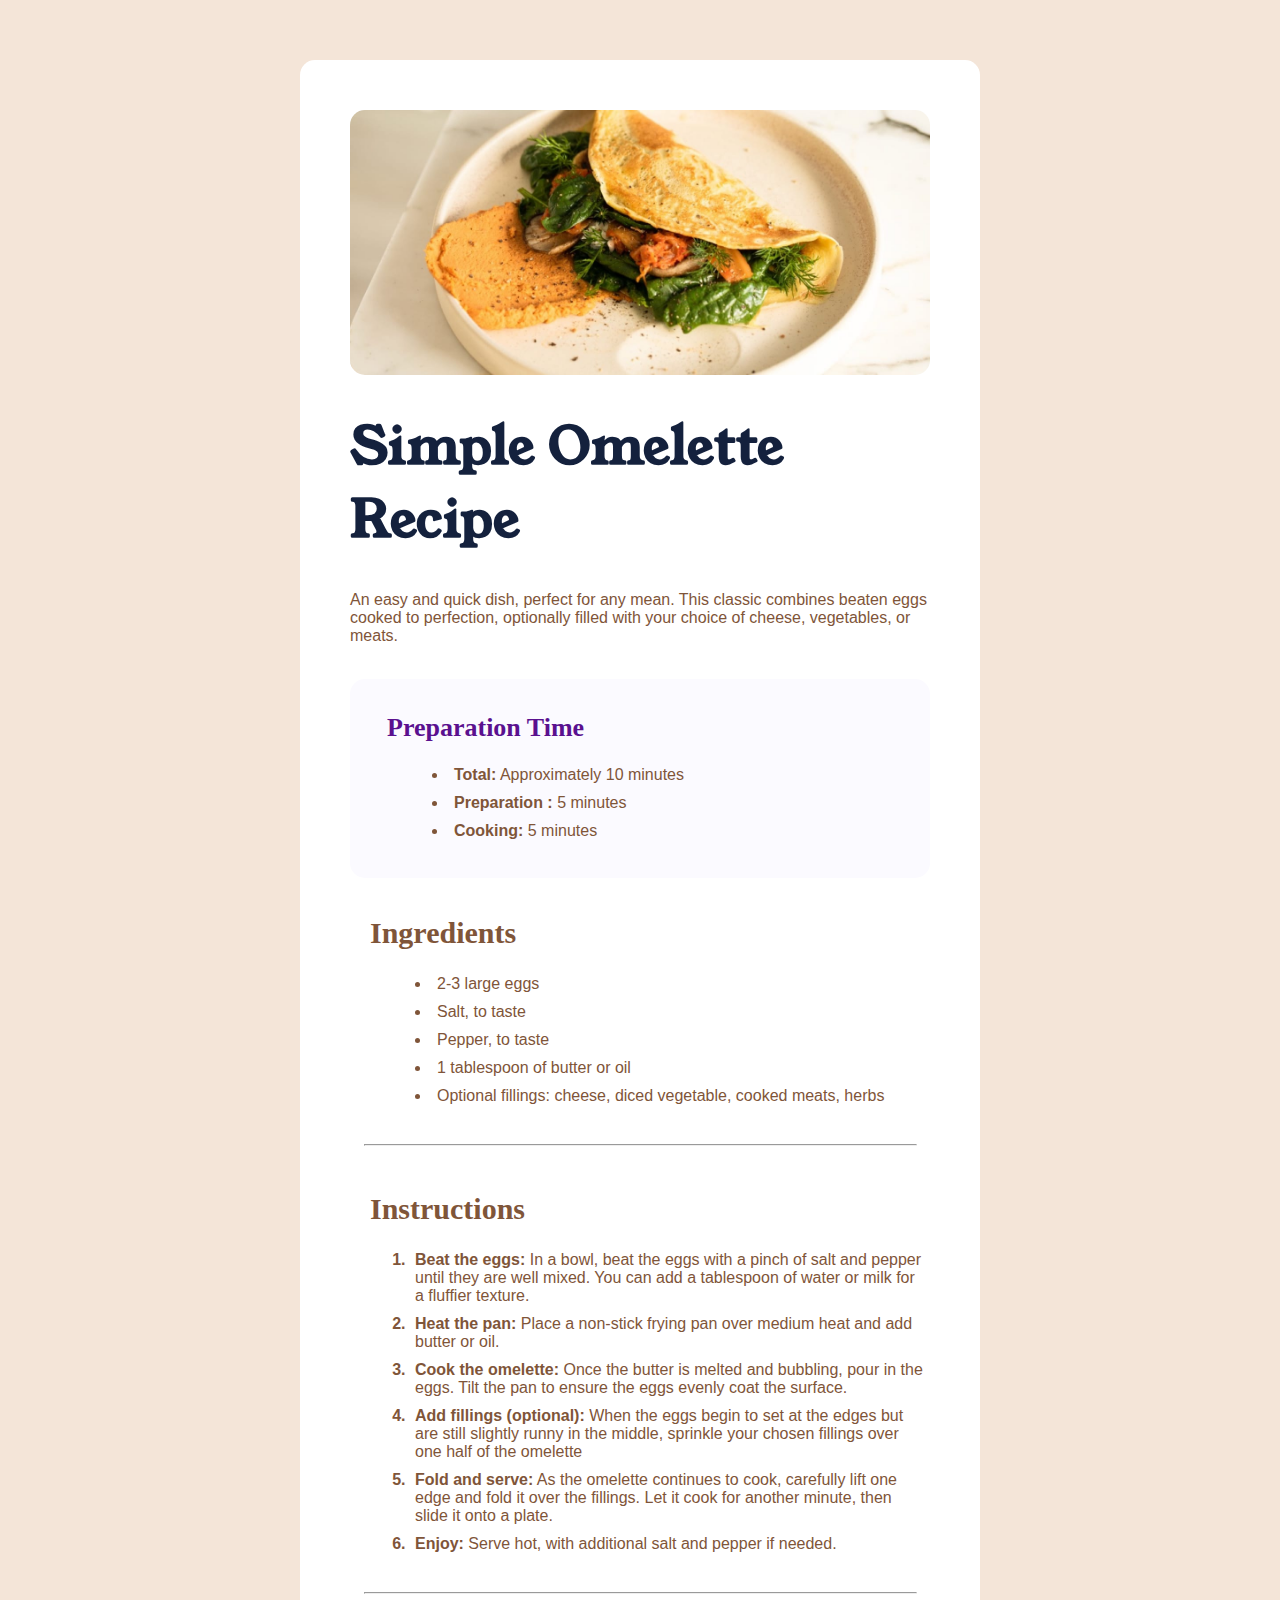
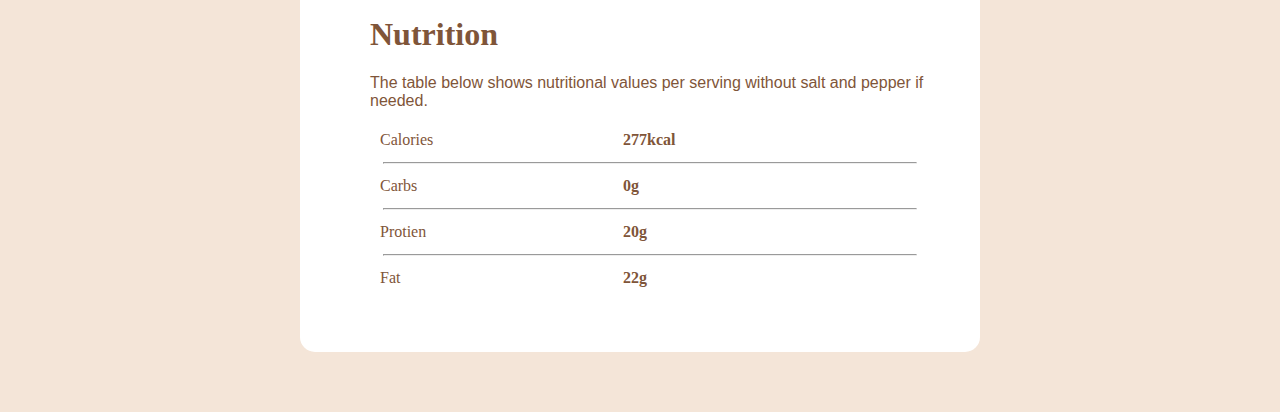
<file: Index.html>
<!DOCTYPE HTML>

<html>
<head>
	<title>Recipe</title>
	<link rel="stylesheet" href="CSS/Stylesheet.css">
	<meta name="viewport" content="width=device-width, initial-scale=1.0">

	
	<link rel="preconnect" href="https://fonts.googleapis.com">
<link rel="preconnect" href="https://fonts.gstatic.com" crossorigin>
<link href="https://fonts.googleapis.com/css2?family=Lexend+Peta:wght@100..900&family=Open+Sans:ital,wght@0,300..800;1,300..800&family=Roboto:ital,wght@0,100..900;1,100..900&family=Young+Serif&display=swap" rel="stylesheet">
	
	</head>
	
<body>
<div class="container">
	<div>
		<img class="Banner" src="Images/Banner.jpeg" alt="Banner of the site">
	</div>
	
	<div>
		<h1 class="Heading-1">Simple Omelette Recipe</h1>
		<p class="paragraph">An easy and quick dish, perfect for any mean. This classic combines beaten eggs cooked to perfection, optionally filled with your choice of cheese, vegetables, or meats.</p>
	</div>
<br>
	
	<div class="List">
		<div class="Sublist">
			<h1 class="Prep-heading">Preparation Time</h1>
			<ul>
				<li><strong>Total:</strong> Approximately 10 minutes</li>
				<li><strong>Preparation	:</strong> 5 minutes</li>
				<li><strong>Cooking:</strong> 5 minutes</li>
			</ul>
		</div>
	</div>
<br>
	
	<div class="Ingredients Padding-dwn">
		<h1 class="Heading-2">Ingredients</h1>
		<ul>
			<li>2-3 large eggs</li>
			<li>Salt, to taste</li>
			<li>Pepper, to taste</li>
			<li>1 tablespoon of butter or oil</li>
			<li>Optional fillings: cheese, diced vegetable, cooked meats, herbs</li>
		</ul>
	</div>
	
<hr>
<br>
	<div class="Padding-dwn">
		<h1 class="Heading-2">Instructions</h1>
		<ol class="bold-numbers">
		 <li><strong>Beat the eggs:</strong> In a bowl, beat the eggs with a pinch of salt and pepper until they are well mixed. You can add a tablespoon of water or milk for a fluffier texture.</li>
		 <li><strong>Heat the pan:</strong> Place a non-stick frying pan over medium heat and add butter or oil.</li>
		 <li><strong>Cook the omelette:</strong> Once the butter is melted and bubbling, pour in the eggs. Tilt the pan to ensure the eggs evenly coat the surface.</li>
		 <li><strong>Add fillings (optional):</strong> When the eggs begin to set at the edges but are still slightly runny in the middle, sprinkle your chosen fillings over one half of the omelette</li>
		 <li><strong>Fold and serve:</strong> As the omelette continues to cook, carefully lift one edge and fold it over the fillings. Let it cook for another minute, then slide it onto a plate.</li>
		 <li><strong>Enjoy:</strong> Serve hot, with additional salt and pepper if needed.</li>
		</ol>	
	</div>
<hr>
	<div class="Padding-dwn">
		<div>
			<h1>Nutrition</h1>
			<p>The table below shows nutritional values per serving without salt and pepper if needed.</p>
		</div>
		<span class="col">Calories</span>
		<span class="col"><b>277kcal</b></span>
	<hr>
		<span class="col">Carbs</span>
		<span class="col"><b>0g</b></span>
	<hr>
		<span class="col">Protien</span>
		<span class="col"><b>20g</b></span>
	<hr>
		<span class="col">Fat</span>
		<span class="col"><b>22g</b></span>
	
	</div>
</div>	
	
</body>

</html>
</file>
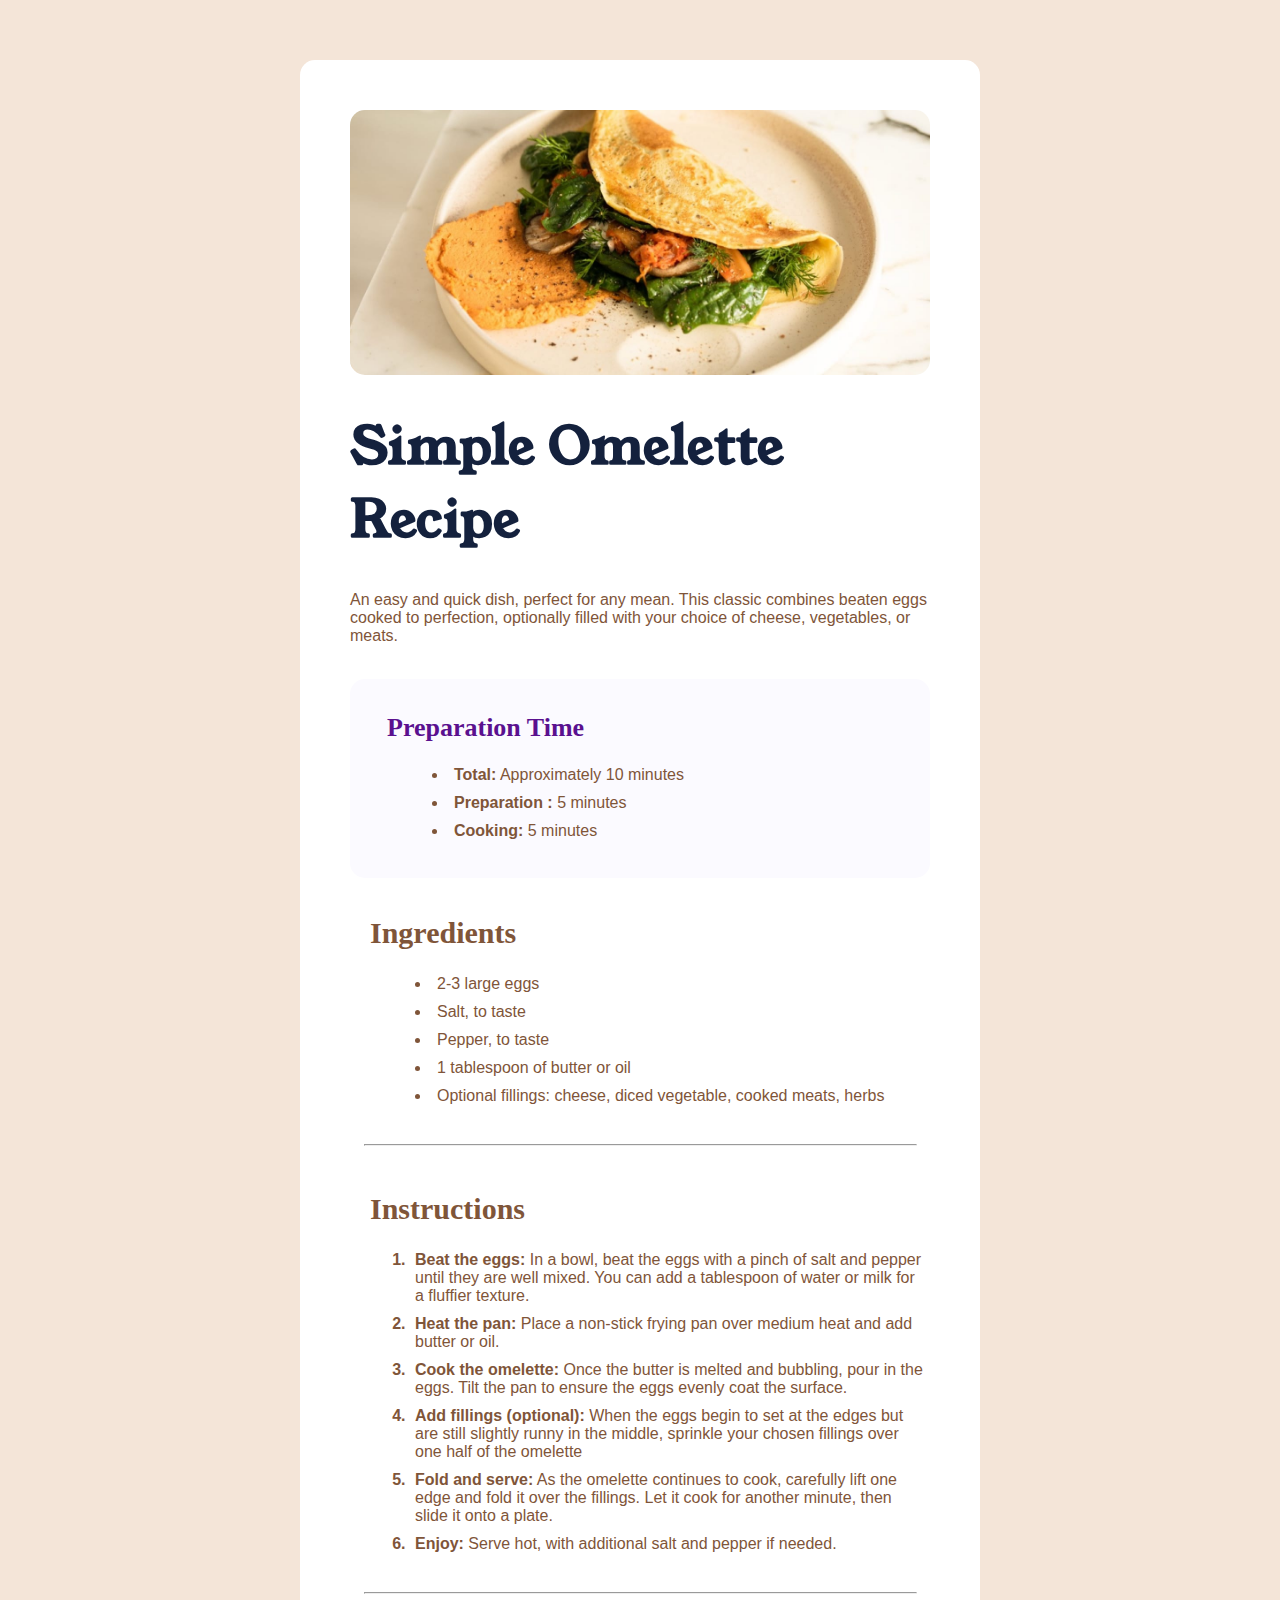
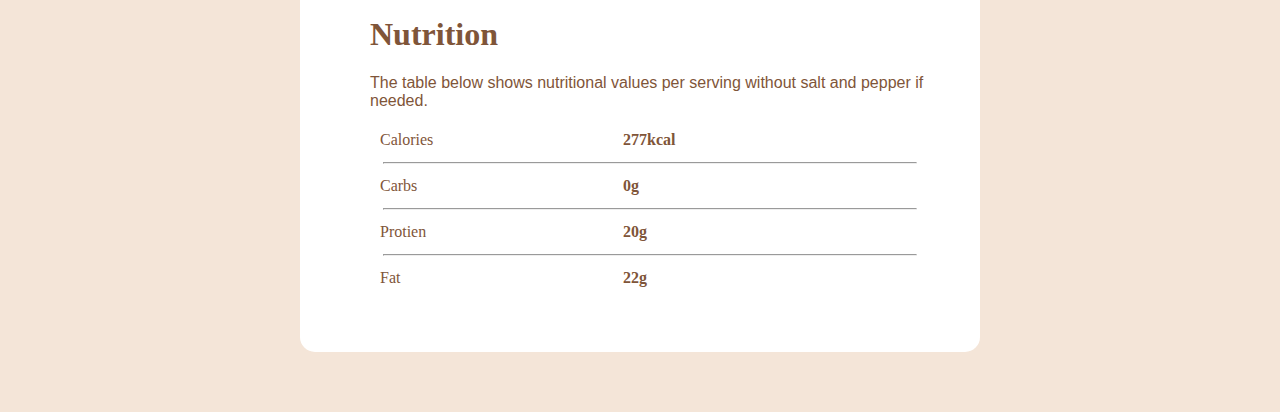
<file: index.html>
<!DOCTYPE HTML>

<html>
<head>
	<title>Recipe</title>
	<link rel="stylesheet" href="CSS/Stylesheet.css">
	<meta name="viewport" content="width=device-width, initial-scale=1.0">

	
	<link rel="preconnect" href="https://fonts.googleapis.com">
<link rel="preconnect" href="https://fonts.gstatic.com" crossorigin>
<link href="https://fonts.googleapis.com/css2?family=Lexend+Peta:wght@100..900&family=Open+Sans:ital,wght@0,300..800;1,300..800&family=Roboto:ital,wght@0,100..900;1,100..900&family=Young+Serif&display=swap" rel="stylesheet">
	
	</head>
	
<body>
<div class="container">
	<div>
		<img class="Banner" src="Images/Banner.jpeg" alt="Banner of the site">
	</div>
	
	<div>
		<h1 class="Heading-1">Simple Omelette Recipe</h1>
		<p class="paragraph">An easy and quick dish, perfect for any mean. This classic combines beaten eggs cooked to perfection, optionally filled with your choice of cheese, vegetables, or meats.</p>
	</div>
<br>
	
	<div class="List">
		<div class="Sublist">
			<h1 class="Prep-heading">Preparation Time</h1>
			<ul>
				<li><strong>Total:</strong> Approximately 10 minutes</li>
				<li><strong>Preparation	:</strong> 5 minutes</li>
				<li><strong>Cooking:</strong> 5 minutes</li>
			</ul>
		</div>
	</div>
<br>
	
	<div class="Ingredients Padding-dwn">
		<h1 class="Heading-2">Ingredients</h1>
		<ul>
			<li>2-3 large eggs</li>
			<li>Salt, to taste</li>
			<li>Pepper, to taste</li>
			<li>1 tablespoon of butter or oil</li>
			<li>Optional fillings: cheese, diced vegetable, cooked meats, herbs</li>
		</ul>
	</div>
	
<hr>
<br>
	<div class="Padding-dwn">
		<h1 class="Heading-2">Instructions</h1>
		<ol class="bold-numbers">
		 <li><strong>Beat the eggs:</strong> In a bowl, beat the eggs with a pinch of salt and pepper until they are well mixed. You can add a tablespoon of water or milk for a fluffier texture.</li>
		 <li><strong>Heat the pan:</strong> Place a non-stick frying pan over medium heat and add butter or oil.</li>
		 <li><strong>Cook the omelette:</strong> Once the butter is melted and bubbling, pour in the eggs. Tilt the pan to ensure the eggs evenly coat the surface.</li>
		 <li><strong>Add fillings (optional):</strong> When the eggs begin to set at the edges but are still slightly runny in the middle, sprinkle your chosen fillings over one half of the omelette</li>
		 <li><strong>Fold and serve:</strong> As the omelette continues to cook, carefully lift one edge and fold it over the fillings. Let it cook for another minute, then slide it onto a plate.</li>
		 <li><strong>Enjoy:</strong> Serve hot, with additional salt and pepper if needed.</li>
		</ol>	
	</div>
<hr>
	<div class="Padding-dwn">
		<div>
			<h1>Nutrition</h1>
			<p>The table below shows nutritional values per serving without salt and pepper if needed.</p>
		</div>
		<span class="col">Calories</span>
		<span class="col"><b>277kcal</b></span>
	<hr>
		<span class="col">Carbs</span>
		<span class="col"><b>0g</b></span>
	<hr>
		<span class="col">Protien</span>
		<span class="col"><b>20g</b></span>
	<hr>
		<span class="col">Fat</span>
		<span class="col"><b>22g</b></span>
	
	</div>
</div>	
	
</body>

</html>
</file>
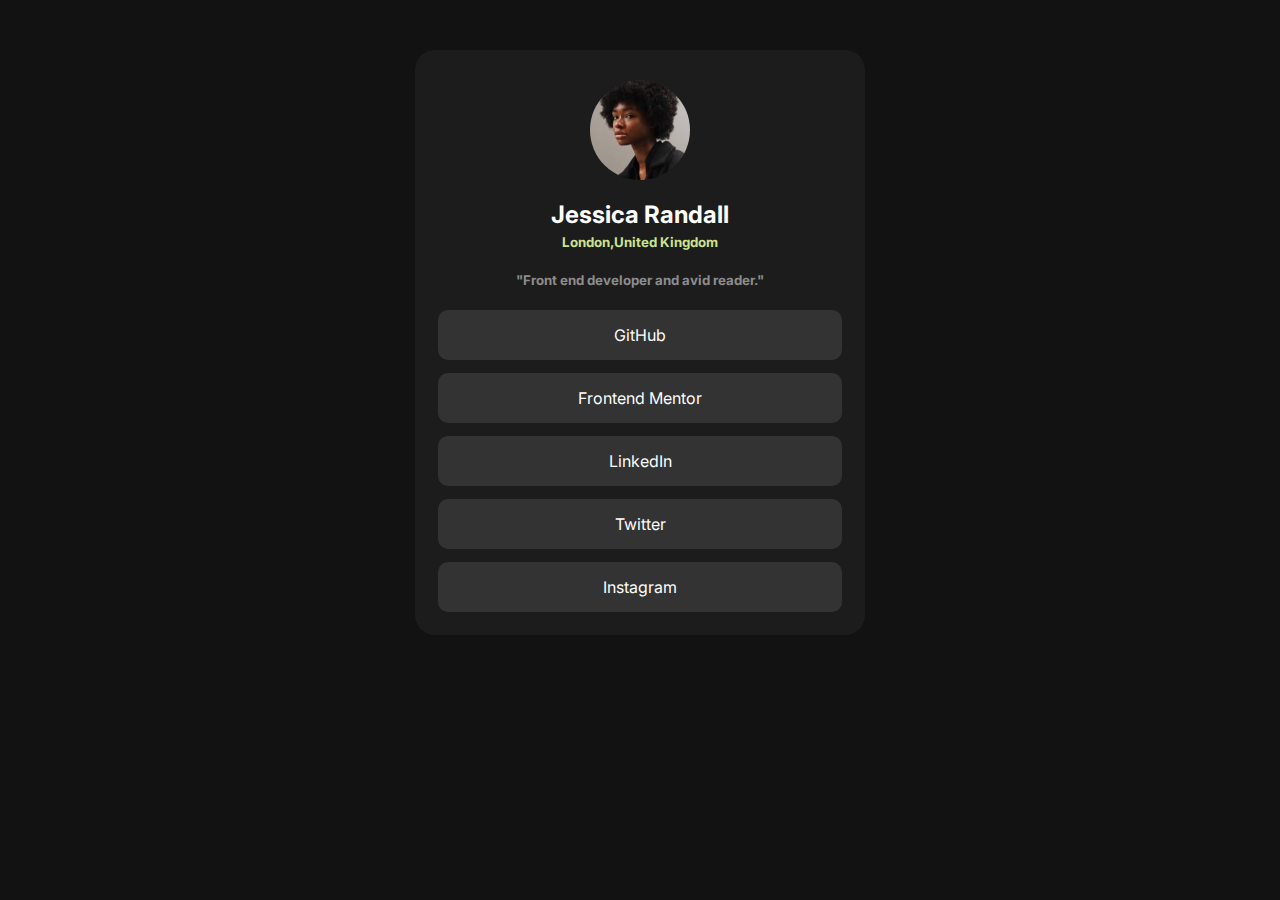
<file: 2/index.html>
<html>
	<head>
		<title>Practice</title>
		<link rel="stylesheet" href="CSS/stylesheet.css">
		<meta name="viewport" content="width=device-width, initial-scale=1.0">

		
		
<link rel="preconnect" href="https://fonts.googleapis.com">
<link rel="preconnect" href="https://fonts.gstatic.com" crossorigin>
<link href="https://fonts.googleapis.com/css2?family=Inter:ital,opsz,wght@0,14..32,100..900;1,14..32,100..900&family=Lexend+Peta:wght@100..900&family=Open+Sans:ital,wght@0,300..800;1,300..800&family=Roboto:ital,wght@0,100..900;1,100..900&family=Young+Serif&display=swap" rel="stylesheet">
			
	</head>
<body>
	<div class="container">
		<div><img src="Images/image.jpeg" alt="Profile" class="circle-image"></div>
		<div>
			<h2 class="heading-1">Jessica Randall</h3>
			<h5 class="heading-2">London,United Kingdom</h5>
			<h5 class="heading-3">"Front end developer and avid reader."</h5>
		
		</div>
		
		<div class="btn"><a href="#">GitHub</a></div>
		<div class="btn"><a href="#">Frontend Mentor</a></div>
		<div class="btn"><a href="#">LinkedIn</a></div>
		<div class="btn"><a href="#">Twitter</a></div>
		<div class="btn"><a href="#">Instagram</a></div>
	
	</div>

</body>

</html>
</file>
<file: CSS/Stylesheet.css>
html {
	padding: 0px;
	color: #7f5539; 
}
body {
	background-color: #f4e5d8;
	margin: 60px 250px;
	
}

.container{
	padding: 50px;
	margin: 50px;
	background-color: white;
	border-radius: 15px;
	
}

.Banner{	
	display: block;
	margin: 0 auto;
	border-radius: 15px;
	width: 100%;
	height: auto;
}

.Heading-1 {
	font-family: young serif;
	font-size: 52px;
	color: #14213d;
}

p, li {
	font-family: Arial, Helvetica, sans-serif;
	font-size: 16px;
	
}

.Prep-heading {
	color: #5a108f;
	font-size: 26px;
	
}


.List{
	background-color: #fbfaff;
	padding: 17px;
	margin-left: 0px;
	border-radius: 15px;
}

.Sublist {
	
	margin-left: 20px;
}

.List ul {
	list-style-position: inside;
	padding-left: 40px;
}

li{
	padding: 5px;
	
}

.Ingredients {
	list-style-position: inside;
	margin-left: 20px;	

}

.bold-numbers li::marker {
	font-weight: bold;
	
}

.Heading-2 {
	font-size: 30px;
	
}

hr {
	background-color: 1b4332;
	width: 95%;
}

.Padding-dwn {
	padding-bottom: 10px;
	margin-left: 20px;
}

.col {
	width: 40%;	
	padding: 5px;
	display: inline-block;
	margin-left: 5px;
}

/*Media Queries*/

@media all and (max-width: 1024px){
	
	body{
		margin: 0px;
	}
	
	.container {
		padding: 0px;
		margin: 0px;
	}
	
	.Heading-1 {
		font-size: 45px;
	}
	
	h1, p, li {
		padding: 0px 25px;
	}
	p, li,	span {
		font-size: 20px;
		
	}
	
	.List{
		padding: 0px 30px;
	}
	
}
@media all and (max-width: 786px){
	
	body{
		margin: 0px;
	}
	
	.container {
		padding: 0px;
		margin: 0px;
	}
	
	.Heading-1 {
		font-size: 45px;
	}
	
	h1, p, li {
		padding: 0px 25px;
	}
	p, li,	span {
		font-size: 20px;
		
	}
	
	.List{
		padding: 0px 30px;
	}
	
}

@media all and (max-width: 600px){
	
	body{
		margin: 0px;
	}
	
	.container {
		padding: 0px;
		margin: 0px;
	}
	
	.Heading-1 {
		font-size: 38px;
	}
	
	h1, p, li {
		padding: 0px 25px;
	}
	p, li,	span {
		font-size: 15px;
		
	}
	
	.List{
		padding: 0px 30px;
	}
	
}


@media all and (max-width: 480px){
	body{
		margin: 0px;
	}
	
	.container {
		padding: 0px;
		margin: 0px;
	}
	
	.Heading-1 {
		font-size: 30px;
	}
	
	h1, p, li {
		padding: 0px 15px;
	}
	p, li,	span {
		font-size: 15px;
		
	}
	
	.List{
		padding: 0px 20px;
	}
	
}

@media all and (max-width: 300px){
	
	body{
		margin: 0px;
	}
	
	.container {
		padding: 0px;
		margin: 0px;
	}
	
	.Heading-1 {
		font-size: 20px;
	}
	
	h1, p, li {
		padding: 0px 15px;
	}
	
	p, li, span {
		font-size: 10px;
		
	}
	
	.List{
		padding: 0px 30px;
	}
	
}

/*Media Queries*/
</file>
<file: 2/CSS/stylesheet.css>
body{
		background-color: #121212;
		font-family: inter;
}

.container {
	background-color: #1C1C1C;
	margin: 55px auto;
	border-radius: 20px;
	padding: 25px;
	box-sizing: border-box;
	max-width: 450px;
}

.circle-image {
	width: 100px;
	height: 100px;
	border-radius: 50%;
	object-fit: cover;
	display: block;
	margin: 20px auto;
}


.heading-1 {
	color: #fdfdfd;
	text-align: center;
	margin: 5px;
	
}

.heading-2 {
	color: #cbe490;
	text-align: center;
	margin: 5px;
	
}

.heading-3 {
	color: #8c8c8c;
	text-align: center;
	
}

.btn {
	color: #fdfdfd;
	text-align: center;
	border-radius: 10px;
	background: #333333;
	margin: 13px;

}
.btn a {
	display: block;
	padding: 15px 10px;
	text-decoration: none;
	color: inherit;
	width: 100%;
	box-sizing: border-box;
	
}

.btn:hover {
	background-color: #c4f82a;
	color: black;	
	transition: 0.5s;

}

/* Media Queries */

@media all and (max-width: 1300px){
	.container {
		margin: 50px auto;
		padding: 10px;
		width: 450px;
		transition: 0.2s;
	}
	
}

@media all and (max-width: 1200px){
	.container {
		margin: 50px auto;
		padding: 10px;
		width: 450px;
		transition: 0.2s;
	}
	
}

@media all and (max-width: 991px){
	.container {
		margin: 50px auto;
		padding: 10px;
		width: 450px;
		transition: 0.2s;
	}
	
}

@media all and (max-width: 767px){
	.container {
		margin: 50px auto;
		padding: 10px;
		width: 450px;
		transition: 0.2s;
	}
	
}

@media all and (max-width: 576px){
	.container {
		margin: 50px auto;
		padding: 10px;
		width: 350px;
		transition: 0.2s;
		
	}
	
}
@media all and (max-width: 420px){
	.container {
		margin: 50px auto;
		padding: 10px;
		width: 300px;
		transition: 0.2s;
	}
	
	.btn a {
		padding: 10px;
		transition: 0.3s
	}
	
}





/* Media Queries */
</file>
